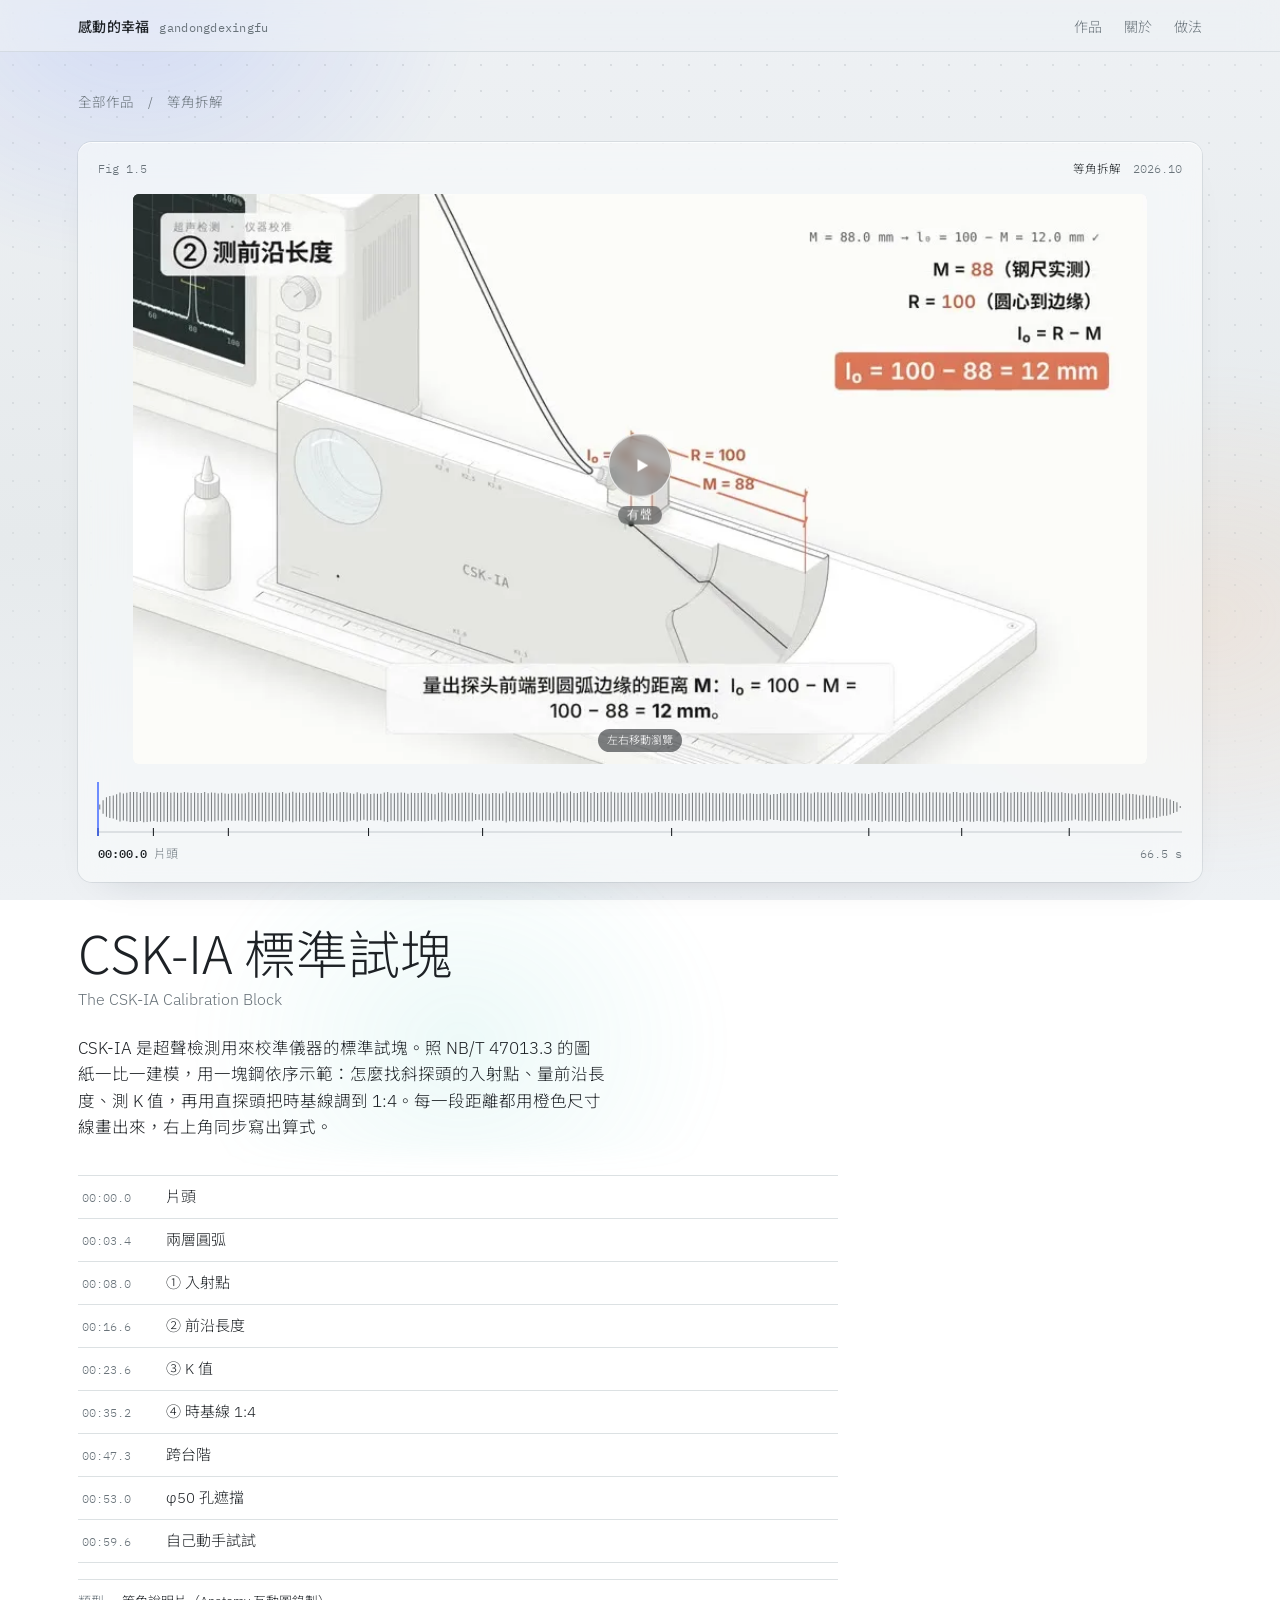
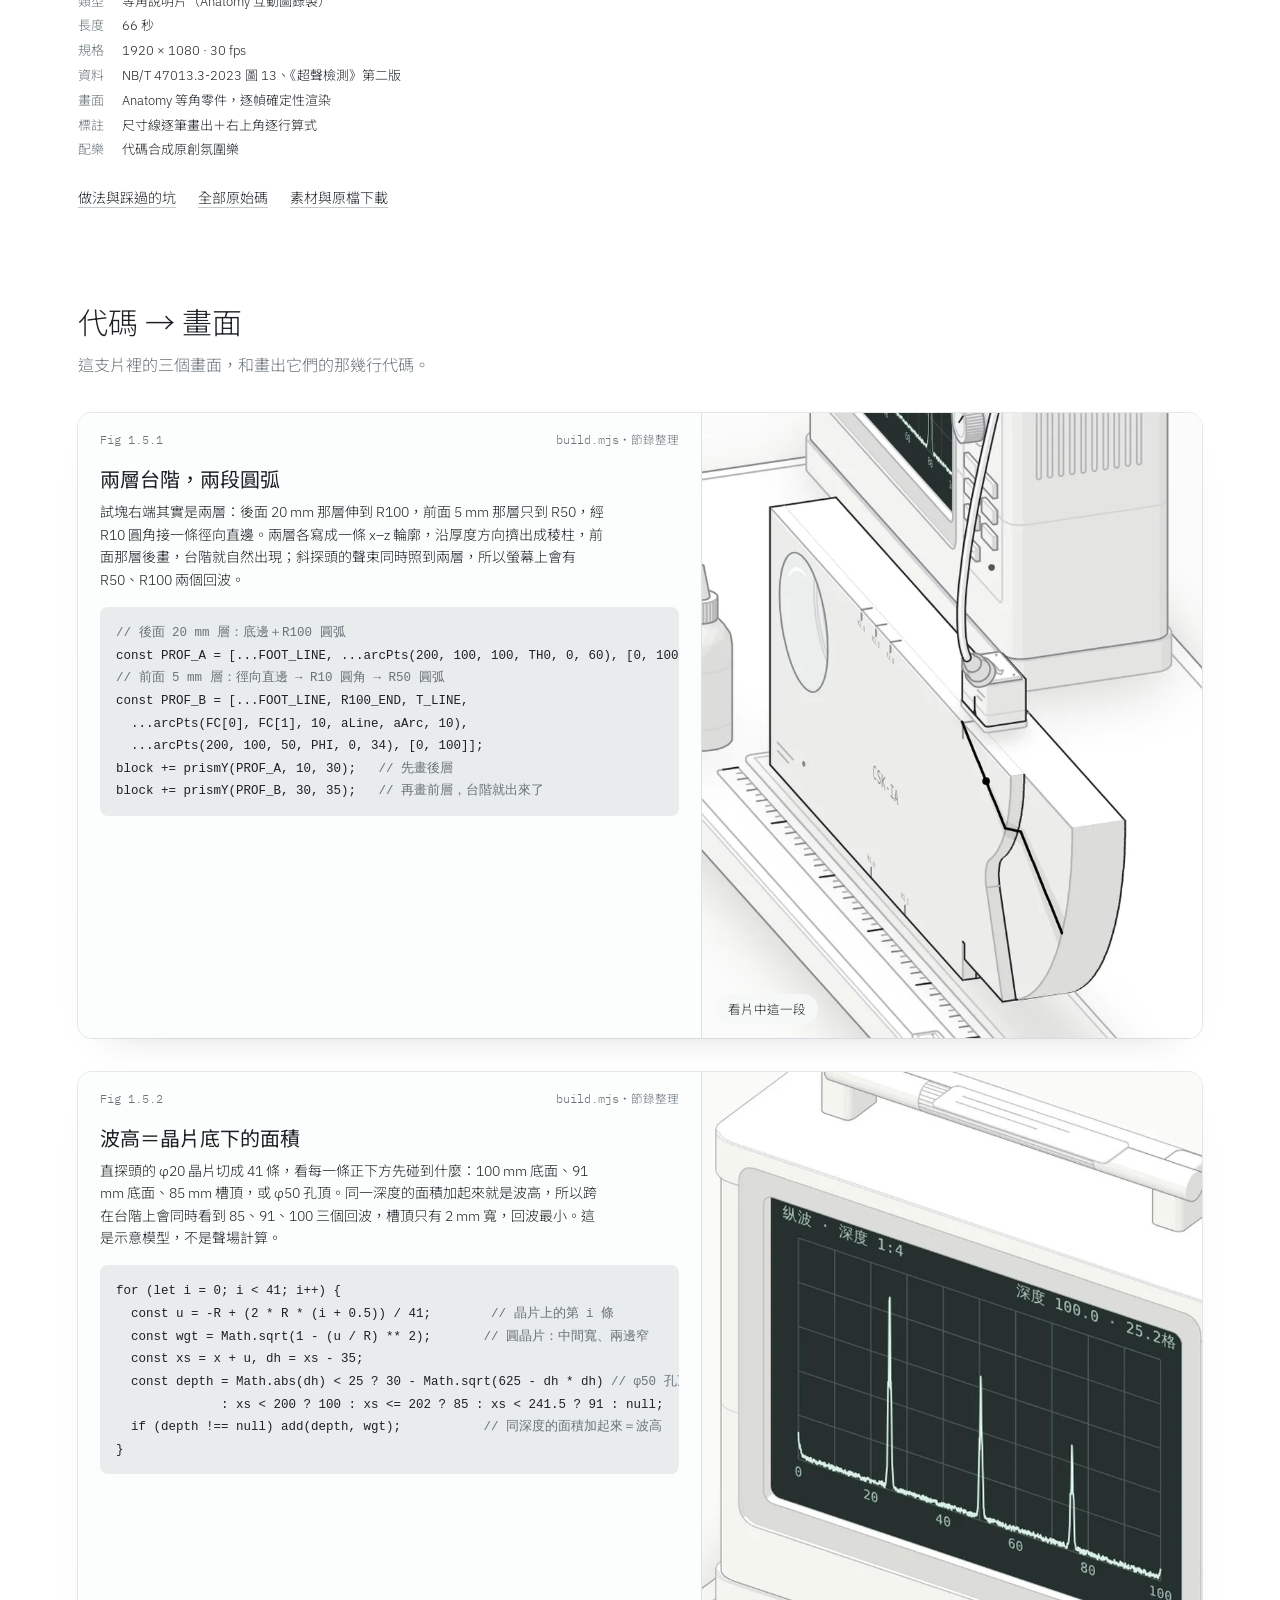
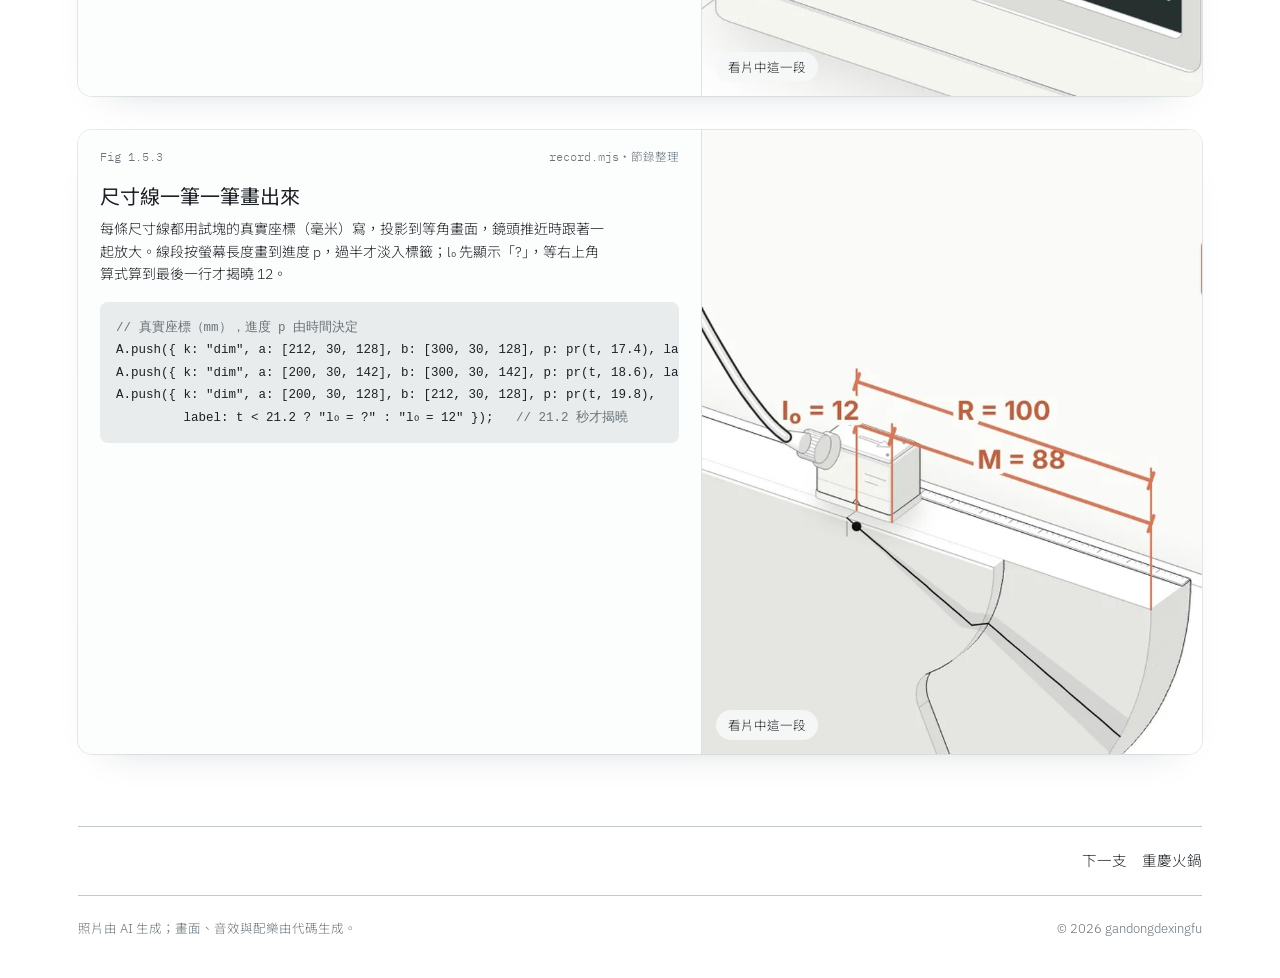
<file: works/csk-ia/index.html>
<!doctype html>
<html lang="zh-Hant">
<head>
<meta charset="utf-8">
<meta name="viewport" content="width=device-width, initial-scale=1">
<title>CSK-IA 標準試塊 · 感動的幸福</title>
<meta name="description" content="CSK-IA 是超聲檢測用來校準儀器的標準試塊。照 NB/T 47013.3 的圖紙一比一建模，用一塊鋼依序示範：怎麼找斜探頭的入射點、量前沿長度、測 K 值，再用直探頭把時基線調到 1:4。每一段距離都用橙色尺寸線畫出來，右上角同步寫出算式。">
<link rel="icon" href="../../favicon.svg" type="image/svg+xml">
<link rel="icon" href="../../favicon-32.png" sizes="32x32" type="image/png">
<link rel="apple-touch-icon" href="../../apple-touch-icon.png">
<meta name="theme-color" content="#E9ECEC">
<meta property="og:type" content="video.other">
<meta property="og:site_name" content="感動的幸福">
<meta property="og:title" content="CSK-IA 標準試塊 · 每一幀都由代碼畫成">
<meta property="og:description" content="CSK-IA 是超聲檢測用來校準儀器的標準試塊。照 NB/T 47013.3 的圖紙一比一建模，用一塊鋼依序示範：怎麼找斜探頭的入射點、量前沿長度、測 K 值，再用直探頭把時基線調到 1:4。每一段距離都用橙色尺寸線畫出來，右上角同步寫出算式。">
<meta property="og:url" content="https://gandongdexingfu.github.io/works/csk-ia/">
<meta property="og:image" content="https://gandongdexingfu.github.io/media/csk-ia.jpg">
<meta name="twitter:card" content="summary_large_image">
<link rel="preconnect" href="https://fonts.googleapis.com">
<link rel="preconnect" href="https://fonts.gstatic.com" crossorigin>
<link href="https://fonts.googleapis.com/css2?family=IBM+Plex+Mono:wght@400;500&family=IBM+Plex+Sans:wght@300;400;500&family=Noto+Sans+TC:wght@300;400;500&display=swap" rel="stylesheet">
<link rel="stylesheet" href="../../assets/site.css">
</head>
<body>
<div class="wrap">
  <header class="top">
    <a class="mark" href="../../">感動的幸福<span>gandongdexingfu</span></a>
    <nav class="top"><a href="../../#works">作品</a><a href="../../#about">關於</a><a href="https://github.com/gandongdexingfu/lemo-opuscar/tree/main/mine">做法</a></nav>
  </header>
  <div class="crumb"><a href="../../">全部作品</a>　/　<a href="../../?style=等角拆解">等角拆解</a></div>

  <section class="work wide">
    <article class="plate" id="player" data-id="csk-ia"></article>
    <div>
      <h1>CSK-IA 標準試塊</h1>
      <div class="en">The CSK-IA Calibration Block</div>
      <p class="lede">CSK-IA 是超聲檢測用來校準儀器的標準試塊。照 NB/T 47013.3 的圖紙一比一建模，用一塊鋼依序示範：怎麼找斜探頭的入射點、量前沿長度、測 K 值，再用直探頭把時基線調到 1:4。每一段距離都用橙色尺寸線畫出來，右上角同步寫出算式。</p>
      
      <ol class="chapters" aria-label="章節，點一下跳到那一段">
<li><button type="button" data-t="0"><span>00:00.0</span><span>片頭</span></button></li>
<li><button type="button" data-t="3.4"><span>00:03.4</span><span>兩層圓弧</span></button></li>
<li><button type="button" data-t="8.0"><span>00:08.0</span><span>① 入射點</span></button></li>
<li><button type="button" data-t="16.6"><span>00:16.6</span><span>② 前沿長度</span></button></li>
<li><button type="button" data-t="23.6"><span>00:23.6</span><span>③ K 值</span></button></li>
<li><button type="button" data-t="35.2"><span>00:35.2</span><span>④ 時基線 1:4</span></button></li>
<li><button type="button" data-t="47.3"><span>00:47.3</span><span>跨台階</span></button></li>
<li><button type="button" data-t="53.0"><span>00:53.0</span><span>φ50 孔遮擋</span></button></li>
<li><button type="button" data-t="59.6"><span>00:59.6</span><span>自己動手試試</span></button></li>
      </ol>
      <dl class="spec"><dt>類型</dt><dd>等角說明片（Anatomy 互動圖錄製）</dd><dt>長度</dt><dd>66 秒</dd><dt>規格</dt><dd>1920 × 1080 · 30 fps</dd><dt>資料</dt><dd>NB/T 47013.3-2023 圖 13、《超聲檢測》第二版</dd><dt>畫面</dt><dd>Anatomy 等角零件，逐幀確定性渲染</dd><dt>標註</dt><dd>尺寸線逐筆畫出＋右上角逐行算式</dd><dt>配樂</dt><dd>代碼合成原創氛圍樂</dd></dl>
      <div class="links"><a href="https://github.com/gandongdexingfu/lemo-opuscar/blob/main/mine/films/csk-ia/README.md">做法與踩過的坑</a><a href="https://github.com/gandongdexingfu/lemo-opuscar/tree/main/mine/films/csk-ia">全部原始碼</a><a href="https://github.com/gandongdexingfu/lemo-opuscar/tree/assets/csk-ia">素材與原檔下載</a></div>
    </div>
  </section>

  <section class="bts" aria-labelledby="bts-h">
    <h2 id="bts-h">代碼 → 畫面</h2>
    <p>這支片裡的三個畫面，和畫出它們的那幾行代碼。</p>
<article class="pair">
  <div class="code"><div class="head"><span>Fig 1.5.1</span><span>build.mjs・節錄整理</span></div>
    <h3>兩層台階，兩段圓弧</h3><p class="note">試塊右端其實是兩層：後面 20 mm 那層伸到 R100，前面 5 mm 那層只到 R50，經 R10 圓角接一條徑向直邊。兩層各寫成一條 x–z 輪廓，沿厚度方向擠出成稜柱，前面那層後畫，台階就自然出現；斜探頭的聲束同時照到兩層，所以螢幕上會有 R50、R100 兩個回波。</p>
    <pre><code><span class="cm">// 後面 20 mm 層：底邊＋R100 圓弧</span>
const PROF_A = [...FOOT_LINE, ...arcPts(200, 100, 100, TH0, 0, 60), [0, 100]];
<span class="cm">// 前面 5 mm 層：徑向直邊 → R10 圓角 → R50 圓弧</span>
const PROF_B = [...FOOT_LINE, R100_END, T_LINE,
  ...arcPts(FC[0], FC[1], 10, aLine, aArc, 10),
  ...arcPts(200, 100, 50, PHI, 0, 34), [0, 100]];
block += prismY(PROF_A, 10, 30);   <span class="cm">// 先畫後層</span>
block += prismY(PROF_B, 30, 35);   <span class="cm">// 再畫前層，台階就出來了</span></code></pre></div>
  <figure><img src="../../media/bts/csk-layers.webp" alt="兩層台階，兩段圓弧的畫面" loading="lazy" decoding="async"><button type="button" data-t="3.5">看片中這一段</button></figure>
</article>
<article class="pair">
  <div class="code"><div class="head"><span>Fig 1.5.2</span><span>build.mjs・節錄整理</span></div>
    <h3>波高＝晶片底下的面積</h3><p class="note">直探頭的 φ20 晶片切成 41 條，看每一條正下方先碰到什麼：100 mm 底面、91 mm 底面、85 mm 槽頂，或 φ50 孔頂。同一深度的面積加起來就是波高，所以跨在台階上會同時看到 85、91、100 三個回波，槽頂只有 2 mm 寬，回波最小。這是示意模型，不是聲場計算。</p>
    <pre><code>for (let i = 0; i &lt; 41; i++) {
  const u = -R + (2 * R * (i + 0.5)) / 41;        <span class="cm">// 晶片上的第 i 條</span>
  const wgt = Math.sqrt(1 - (u / R) ** 2);       <span class="cm">// 圓晶片：中間寬、兩邊窄</span>
  const xs = x + u, dh = xs - 35;
  const depth = Math.abs(dh) &lt; 25 ? 30 - Math.sqrt(625 - dh * dh) <span class="cm">// φ50 孔頂</span>
              : xs &lt; 200 ? 100 : xs &lt;= 202 ? 85 : xs &lt; 241.5 ? 91 : null;
  if (depth !== null) add(depth, wgt);           <span class="cm">// 同深度的面積加起來＝波高</span>
}</code></pre></div>
  <figure><img src="../../media/bts/csk-echo.webp" alt="波高＝晶片底下的面積的畫面" loading="lazy" decoding="async"><button type="button" data-t="41.7">看片中這一段</button></figure>
</article>
<article class="pair">
  <div class="code"><div class="head"><span>Fig 1.5.3</span><span>record.mjs・節錄整理</span></div>
    <h3>尺寸線一筆一筆畫出來</h3><p class="note">每條尺寸線都用試塊的真實座標（毫米）寫，投影到等角畫面，鏡頭推近時跟著一起放大。線段按螢幕長度畫到進度 p，過半才淡入標籤；l₀ 先顯示「?」，等右上角算式算到最後一行才揭曉 12。</p>
    <pre><code><span class="cm">// 真實座標（mm），進度 p 由時間決定</span>
A.push({ k: &quot;dim&quot;, a: [212, 30, 128], b: [300, 30, 128], p: pr(t, 17.4), label: &quot;M = 88&quot; });
A.push({ k: &quot;dim&quot;, a: [200, 30, 142], b: [300, 30, 142], p: pr(t, 18.6), label: &quot;R = 100&quot; });
A.push({ k: &quot;dim&quot;, a: [200, 30, 128], b: [212, 30, 128], p: pr(t, 19.8),
         label: t &lt; 21.2 ? &quot;l₀ = ?&quot; : &quot;l₀ = 12&quot; });   <span class="cm">// 21.2 秒才揭曉</span></code></pre></div>
  <figure><img src="../../media/bts/csk-dims.webp" alt="尺寸線一筆一筆畫出來的畫面" loading="lazy" decoding="async"><button type="button" data-t="17.4">看片中這一段</button></figure>
</article>
  </section>

  <nav class="next"><span></span><a href="../chongqing-hotpot/">下一支　重慶火鍋</a></nav>
  <footer id="about">
    <span>照片由 AI 生成；畫面、音效與配樂由代碼生成。</span>
    <span>© 2026 gandongdexingfu</span>
  </footer>
</div>
<script src="../../assets/site.js"></script>

<script>
SITE.load('../../').then(([WORKS, FP]) => {
  const host = document.getElementById('player'), w = WORKS.find(x => x.id === host.dataset.id);
  host.innerHTML = SITE.plateHTML(w, '../../', { link: false });
  const items = [...document.querySelectorAll('.chapters li')];
  let film = null, fig = null;
  film = SITE.mount(host, w, FP[w.id], { eager: true, onChapter: i => {
    items.forEach((li, j) => li.classList.toggle('on', i === j));
    if (fig && film && !film.video.paused) fig.point(w.chapters[i][1]); // 播放時，線稿圖跟著片子走
  } });
  const jump = (t, play) => { film.seek(+t); if (play) film.play(); };
  const fhost = document.getElementById('wfig');
  if (fhost && typeof FIG !== 'undefined') {
    fig = FIG.mount(fhost, w.figure.name, { rest: w.figure.rest });
    // 點圖上的一格／一盞燈：影片跳到那一段並播放
    fig.stage.addEventListener('click', () => {
      const m = /^\d+ · (.+)$/.exec(fig.text), c = m && w.chapters.find(([, name]) => name === m[1]);
      if (!c) return;
      if (host.getBoundingClientRect().top < 0 || host.getBoundingClientRect().bottom > innerHeight) host.scrollIntoView({ behavior: 'smooth', block: 'start' });
      jump(c[0], true);
    });
    film.video.addEventListener('pause', () => fig.point(null));
    // 圖上的播放鍵：和影片下方那顆同步，等於一支遙控器
    const mini = fhost.querySelector('.play.mini');
    const ICON = { play: '<svg viewBox="0 0 12 12" aria-hidden="true"><path d="M3 1.8v8.4L10.2 6z"/></svg>', pause: '<svg viewBox="0 0 12 12" aria-hidden="true"><path d="M2.6 1.8h2.4v8.4H2.6zM7 1.8h2.4v8.4H7z"/></svg>' };
    const sync = () => { const on = !film.video.paused; mini.innerHTML = on ? ICON.pause : ICON.play; mini.classList.toggle('on', on); mini.setAttribute('aria-label', on ? '暫停' : '播放（有聲）'); };
    sync(); film.video.addEventListener('play', sync); film.video.addEventListener('pause', sync);
    mini.addEventListener('click', () => film.toggle());
  }
  document.querySelectorAll('.chapters button').forEach(b => b.addEventListener('click', () => jump(b.dataset.t, !film.video.paused)));
  document.querySelectorAll('.pair figure button').forEach(b => b.addEventListener('click', () => { host.scrollIntoView({ behavior: 'smooth', block: 'start' }); jump(b.dataset.t, true); }));
});
</script>
</body>
</html>
</file>
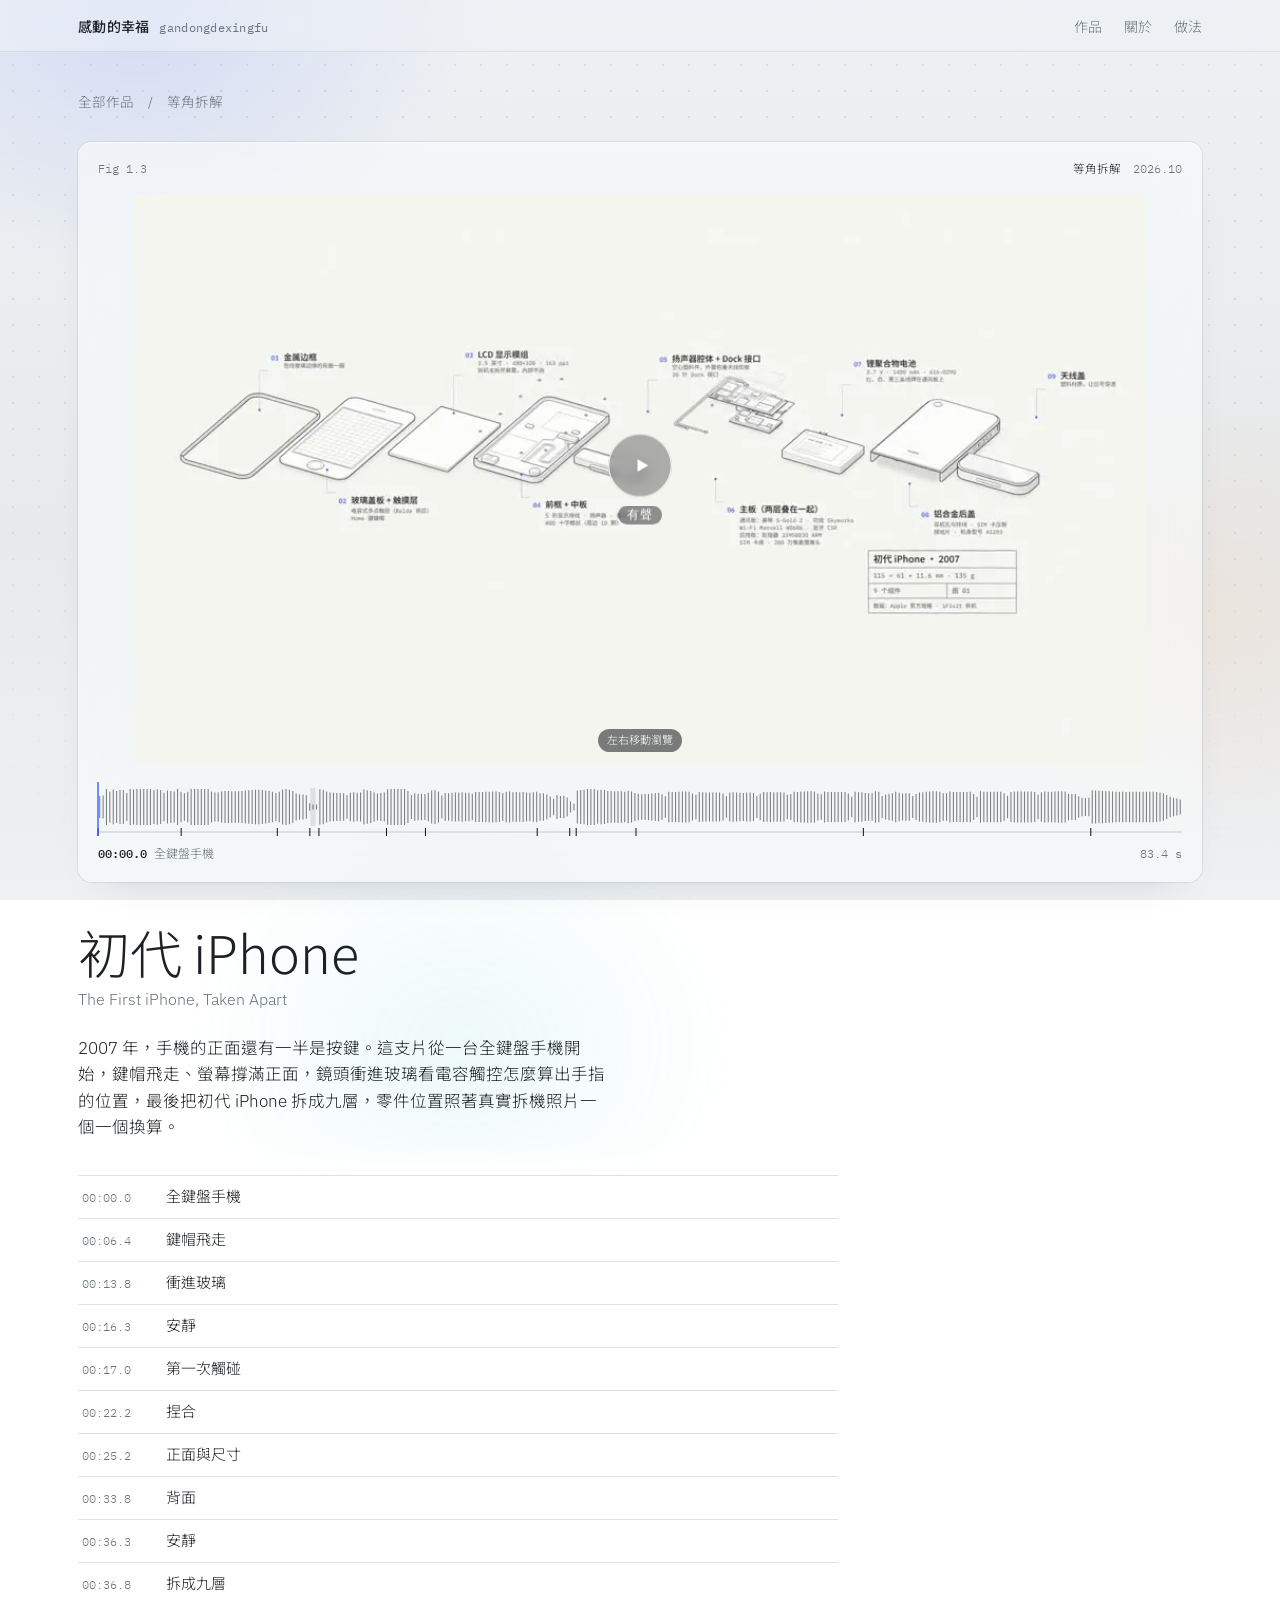
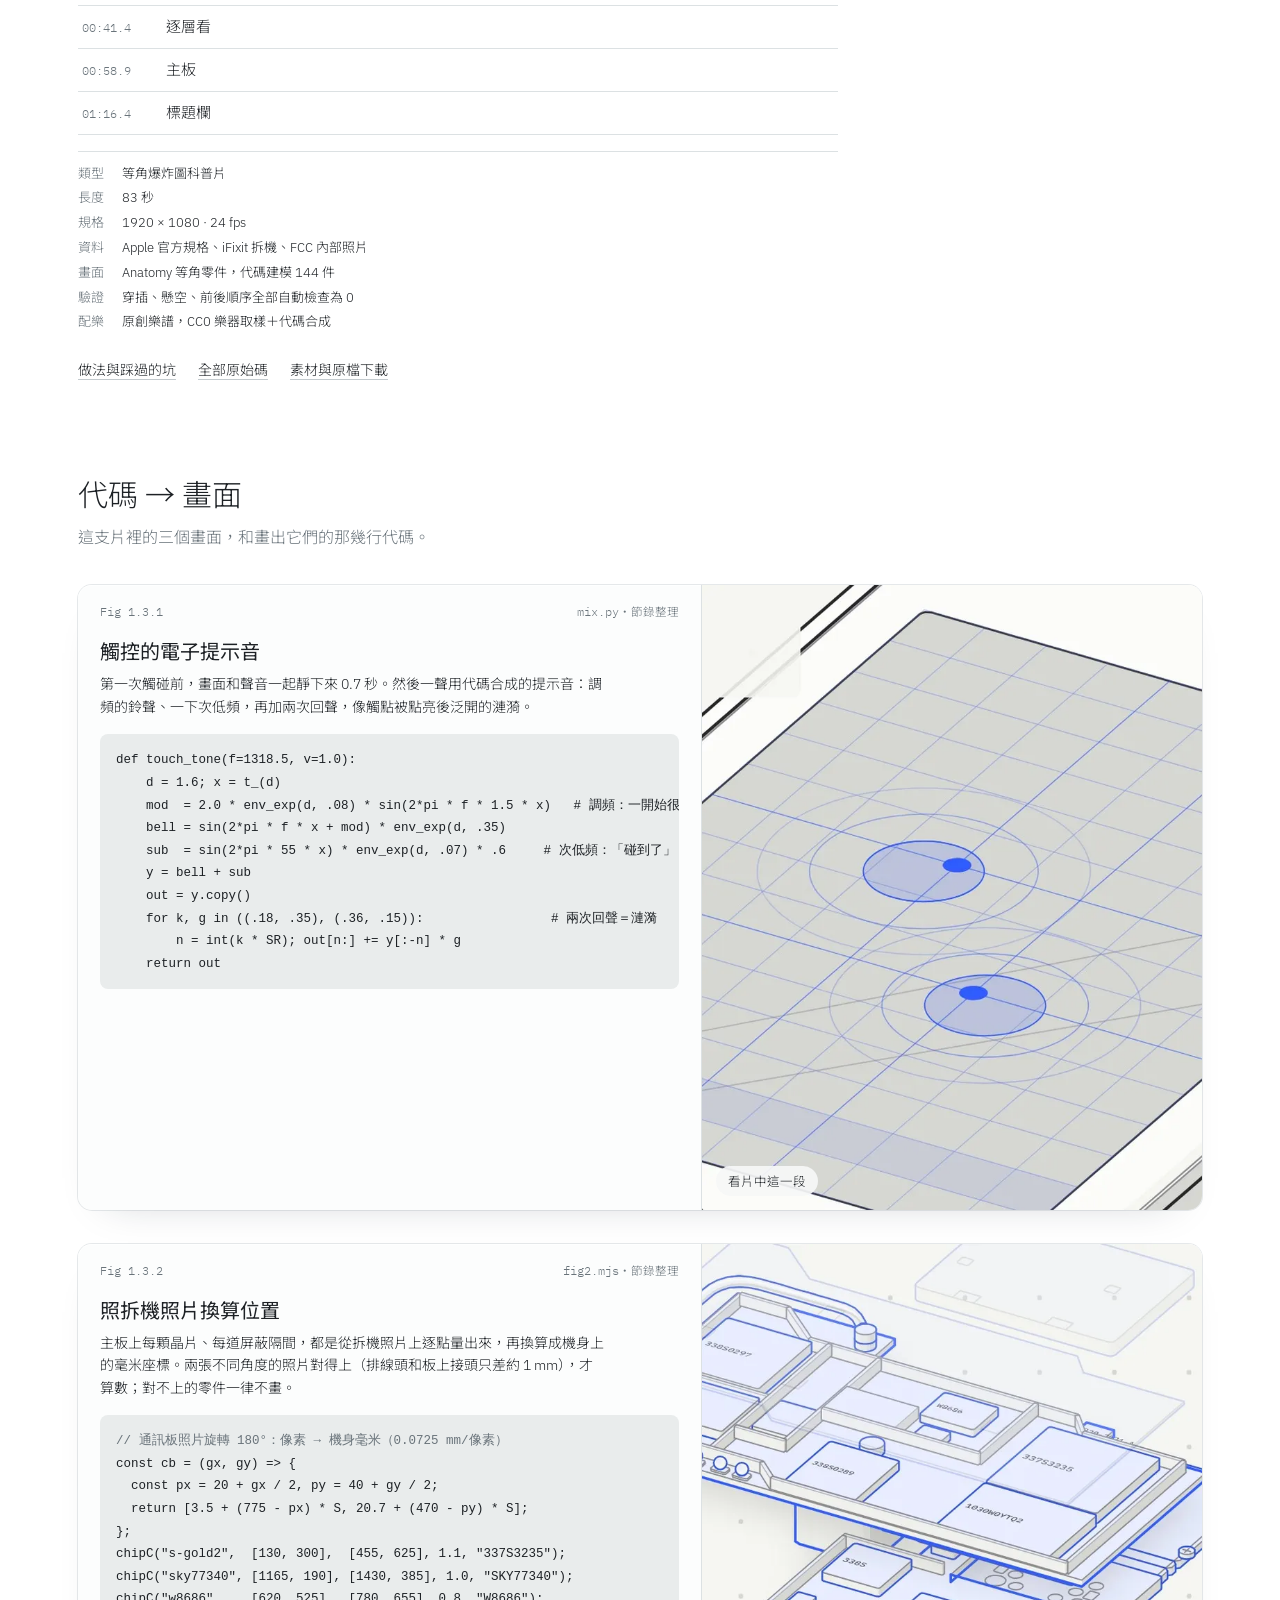
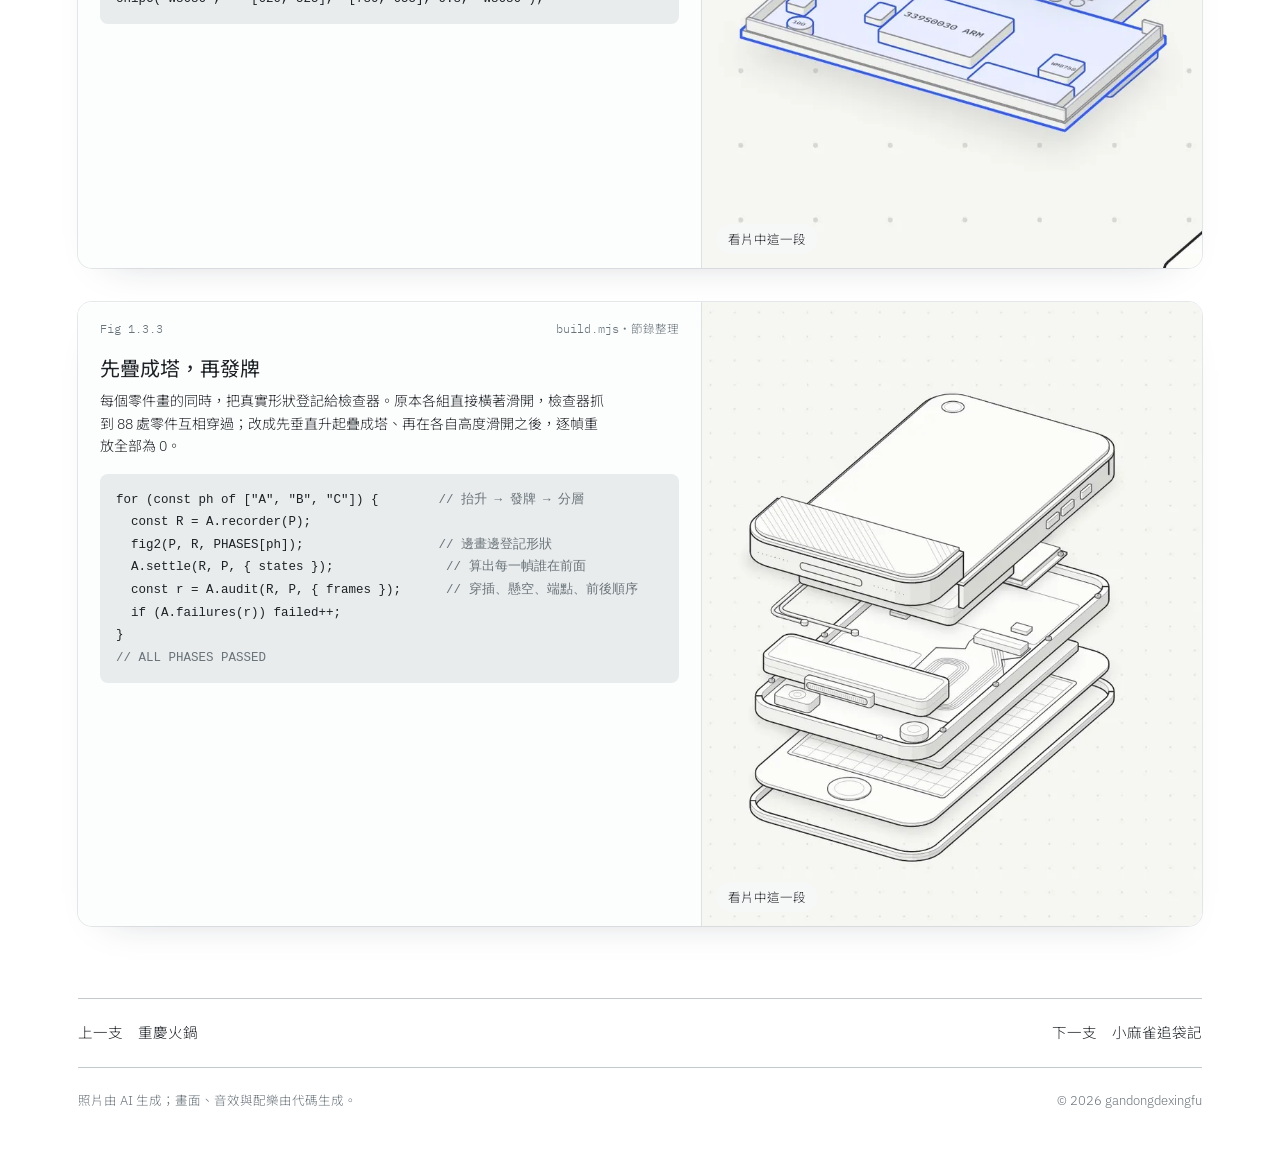
<file: works/iphone-2007/index.html>
<!doctype html>
<html lang="zh-Hant">
<head>
<meta charset="utf-8">
<meta name="viewport" content="width=device-width, initial-scale=1">
<title>初代 iPhone · 感動的幸福</title>
<meta name="description" content="2007 年，手機的正面還有一半是按鍵。這支片從一台全鍵盤手機開始，鍵帽飛走、螢幕撐滿正面，鏡頭衝進玻璃看電容觸控怎麼算出手指的位置，最後把初代 iPhone 拆成九層，零件位置照著真實拆機照片一個一個換算。">
<link rel="icon" href="../../favicon.svg" type="image/svg+xml">
<link rel="icon" href="../../favicon-32.png" sizes="32x32" type="image/png">
<link rel="apple-touch-icon" href="../../apple-touch-icon.png">
<meta name="theme-color" content="#E9ECEC">
<meta property="og:type" content="video.other">
<meta property="og:site_name" content="感動的幸福">
<meta property="og:title" content="初代 iPhone · 每一幀都由代碼畫成">
<meta property="og:description" content="2007 年，手機的正面還有一半是按鍵。這支片從一台全鍵盤手機開始，鍵帽飛走、螢幕撐滿正面，鏡頭衝進玻璃看電容觸控怎麼算出手指的位置，最後把初代 iPhone 拆成九層，零件位置照著真實拆機照片一個一個換算。">
<meta property="og:url" content="https://gandongdexingfu.github.io/works/iphone-2007/">
<meta property="og:image" content="https://gandongdexingfu.github.io/media/iphone-2007.jpg">
<meta name="twitter:card" content="summary_large_image">
<link rel="preconnect" href="https://fonts.googleapis.com">
<link rel="preconnect" href="https://fonts.gstatic.com" crossorigin>
<link href="https://fonts.googleapis.com/css2?family=IBM+Plex+Mono:wght@400;500&family=IBM+Plex+Sans:wght@300;400;500&family=Noto+Sans+TC:wght@300;400;500&display=swap" rel="stylesheet">
<link rel="stylesheet" href="../../assets/site.css">
</head>
<body>
<div class="wrap">
  <header class="top">
    <a class="mark" href="../../">感動的幸福<span>gandongdexingfu</span></a>
    <nav class="top"><a href="../../#works">作品</a><a href="../../#about">關於</a><a href="https://github.com/gandongdexingfu/lemo-opuscar/tree/main/mine">做法</a></nav>
  </header>
  <div class="crumb"><a href="../../">全部作品</a>　/　<a href="../../?style=等角拆解">等角拆解</a></div>

  <section class="work wide">
    <article class="plate" id="player" data-id="iphone-2007"></article>
    <div>
      <h1>初代 iPhone</h1>
      <div class="en">The First iPhone, Taken Apart</div>
      <p class="lede">2007 年，手機的正面還有一半是按鍵。這支片從一台全鍵盤手機開始，鍵帽飛走、螢幕撐滿正面，鏡頭衝進玻璃看電容觸控怎麼算出手指的位置，最後把初代 iPhone 拆成九層，零件位置照著真實拆機照片一個一個換算。</p>
      
      <ol class="chapters" aria-label="章節，點一下跳到那一段">
<li><button type="button" data-t="0"><span>00:00.0</span><span>全鍵盤手機</span></button></li>
<li><button type="button" data-t="6.4"><span>00:06.4</span><span>鍵帽飛走</span></button></li>
<li><button type="button" data-t="13.8"><span>00:13.8</span><span>衝進玻璃</span></button></li>
<li><button type="button" data-t="16.3"><span>00:16.3</span><span>安靜</span></button></li>
<li><button type="button" data-t="17.0"><span>00:17.0</span><span>第一次觸碰</span></button></li>
<li><button type="button" data-t="22.2"><span>00:22.2</span><span>捏合</span></button></li>
<li><button type="button" data-t="25.2"><span>00:25.2</span><span>正面與尺寸</span></button></li>
<li><button type="button" data-t="33.8"><span>00:33.8</span><span>背面</span></button></li>
<li><button type="button" data-t="36.3"><span>00:36.3</span><span>安靜</span></button></li>
<li><button type="button" data-t="36.8"><span>00:36.8</span><span>拆成九層</span></button></li>
<li><button type="button" data-t="41.4"><span>00:41.4</span><span>逐層看</span></button></li>
<li><button type="button" data-t="58.9"><span>00:58.9</span><span>主板</span></button></li>
<li><button type="button" data-t="76.4"><span>01:16.4</span><span>標題欄</span></button></li>
      </ol>
      <dl class="spec"><dt>類型</dt><dd>等角爆炸圖科普片</dd><dt>長度</dt><dd>83 秒</dd><dt>規格</dt><dd>1920 × 1080 · 24 fps</dd><dt>資料</dt><dd>Apple 官方規格、iFixit 拆機、FCC 內部照片</dd><dt>畫面</dt><dd>Anatomy 等角零件，代碼建模 144 件</dd><dt>驗證</dt><dd>穿插、懸空、前後順序全部自動檢查為 0</dd><dt>配樂</dt><dd>原創樂譜，CC0 樂器取樣＋代碼合成</dd></dl>
      <div class="links"><a href="https://github.com/gandongdexingfu/lemo-opuscar/blob/main/mine/films/iphone-evolution/TREATMENT.md">做法與踩過的坑</a><a href="https://github.com/gandongdexingfu/lemo-opuscar/tree/main/mine/films/iphone-evolution">全部原始碼</a><a href="https://github.com/gandongdexingfu/lemo-opuscar/releases/tag/iphone-2007-v1">素材與原檔下載</a></div>
    </div>
  </section>

  <section class="bts" aria-labelledby="bts-h">
    <h2 id="bts-h">代碼 → 畫面</h2>
    <p>這支片裡的三個畫面，和畫出它們的那幾行代碼。</p>
<article class="pair">
  <div class="code"><div class="head"><span>Fig 1.3.1</span><span>mix.py・節錄整理</span></div>
    <h3>觸控的電子提示音</h3><p class="note">第一次觸碰前，畫面和聲音一起靜下來 0.7 秒。然後一聲用代碼合成的提示音：調頻的鈴聲、一下次低頻，再加兩次回聲，像觸點被點亮後泛開的漣漪。</p>
    <pre><code>def touch_tone(f=1318.5, v=1.0):
    d = 1.6; x = t_(d)
    mod  = 2.0 * env_exp(d, .08) * sin(2*pi * f * 1.5 * x)   # 調頻：一開始很亮
    bell = sin(2*pi * f * x + mod) * env_exp(d, .35)
    sub  = sin(2*pi * 55 * x) * env_exp(d, .07) * .6     # 次低頻：「碰到了」
    y = bell + sub
    out = y.copy()
    for k, g in ((.18, .35), (.36, .15)):                 # 兩次回聲＝漣漪
        n = int(k * SR); out[n:] += y[:-n] * g
    return out</code></pre></div>
  <figure><img src="../../media/bts/ip-touch.webp" alt="觸控的電子提示音的畫面" loading="lazy" decoding="async"><button type="button" data-t="17.0">看片中這一段</button></figure>
</article>
<article class="pair">
  <div class="code"><div class="head"><span>Fig 1.3.2</span><span>fig2.mjs・節錄整理</span></div>
    <h3>照拆機照片換算位置</h3><p class="note">主板上每顆晶片、每道屏蔽隔間，都是從拆機照片上逐點量出來，再換算成機身上的毫米座標。兩張不同角度的照片對得上（排線頭和板上接頭只差約 1 mm），才算數；對不上的零件一律不畫。</p>
    <pre><code><span class="cm">// 通訊板照片旋轉 180°：像素 → 機身毫米（0.0725 mm/像素）</span>
const cb = (gx, gy) =&gt; {
  const px = 20 + gx / 2, py = 40 + gy / 2;
  return [3.5 + (775 - px) * S, 20.7 + (470 - py) * S];
};
chipC(&quot;s-gold2&quot;,  [130, 300],  [455, 625], 1.1, &quot;337S3235&quot;);
chipC(&quot;sky77340&quot;, [1165, 190], [1430, 385], 1.0, &quot;SKY77340&quot;);
chipC(&quot;w8686&quot;,    [620, 525],  [780, 655], 0.8, &quot;W8686&quot;);</code></pre></div>
  <figure><img src="../../media/bts/ip-board.webp" alt="照拆機照片換算位置的畫面" loading="lazy" decoding="async"><button type="button" data-t="58.9">看片中這一段</button></figure>
</article>
<article class="pair">
  <div class="code"><div class="head"><span>Fig 1.3.3</span><span>build.mjs・節錄整理</span></div>
    <h3>先疊成塔，再發牌</h3><p class="note">每個零件畫的同時，把真實形狀登記給檢查器。原本各組直接橫著滑開，檢查器抓到 88 處零件互相穿過；改成先垂直升起疊成塔、再在各自高度滑開之後，逐幀重放全部為 0。</p>
    <pre><code>for (const ph of [&quot;A&quot;, &quot;B&quot;, &quot;C&quot;]) {        <span class="cm">// 抬升 → 發牌 → 分層</span>
  const R = A.recorder(P);
  fig2(P, R, PHASES[ph]);                  <span class="cm">// 邊畫邊登記形狀</span>
  A.settle(R, P, { states });               <span class="cm">// 算出每一幀誰在前面</span>
  const r = A.audit(R, P, { frames });      <span class="cm">// 穿插、懸空、端點、前後順序</span>
  if (A.failures(r)) failed++;
}
<span class="cm">// ALL PHASES PASSED</span></code></pre></div>
  <figure><img src="../../media/bts/ip-tower.webp" alt="先疊成塔，再發牌的畫面" loading="lazy" decoding="async"><button type="button" data-t="36.8">看片中這一段</button></figure>
</article>
  </section>

  <nav class="next"><a href="../chongqing-hotpot/">上一支　重慶火鍋</a><a href="../taiwan-sparrow/">下一支　小麻雀追袋記</a></nav>
  <footer id="about">
    <span>照片由 AI 生成；畫面、音效與配樂由代碼生成。</span>
    <span>© 2026 gandongdexingfu</span>
  </footer>
</div>
<script src="../../assets/site.js"></script>

<script>
SITE.load('../../').then(([WORKS, FP]) => {
  const host = document.getElementById('player'), w = WORKS.find(x => x.id === host.dataset.id);
  host.innerHTML = SITE.plateHTML(w, '../../', { link: false });
  const items = [...document.querySelectorAll('.chapters li')];
  let film = null, fig = null;
  film = SITE.mount(host, w, FP[w.id], { eager: true, onChapter: i => {
    items.forEach((li, j) => li.classList.toggle('on', i === j));
    if (fig && film && !film.video.paused) fig.point(w.chapters[i][1]); // 播放時，線稿圖跟著片子走
  } });
  const jump = (t, play) => { film.seek(+t); if (play) film.play(); };
  const fhost = document.getElementById('wfig');
  if (fhost && typeof FIG !== 'undefined') {
    fig = FIG.mount(fhost, w.figure.name, { rest: w.figure.rest });
    // 點圖上的一格／一盞燈：影片跳到那一段並播放
    fig.stage.addEventListener('click', () => {
      const m = /^\d+ · (.+)$/.exec(fig.text), c = m && w.chapters.find(([, name]) => name === m[1]);
      if (!c) return;
      if (host.getBoundingClientRect().top < 0 || host.getBoundingClientRect().bottom > innerHeight) host.scrollIntoView({ behavior: 'smooth', block: 'start' });
      jump(c[0], true);
    });
    film.video.addEventListener('pause', () => fig.point(null));
    // 圖上的播放鍵：和影片下方那顆同步，等於一支遙控器
    const mini = fhost.querySelector('.play.mini');
    const ICON = { play: '<svg viewBox="0 0 12 12" aria-hidden="true"><path d="M3 1.8v8.4L10.2 6z"/></svg>', pause: '<svg viewBox="0 0 12 12" aria-hidden="true"><path d="M2.6 1.8h2.4v8.4H2.6zM7 1.8h2.4v8.4H7z"/></svg>' };
    const sync = () => { const on = !film.video.paused; mini.innerHTML = on ? ICON.pause : ICON.play; mini.classList.toggle('on', on); mini.setAttribute('aria-label', on ? '暫停' : '播放（有聲）'); };
    sync(); film.video.addEventListener('play', sync); film.video.addEventListener('pause', sync);
    mini.addEventListener('click', () => film.toggle());
  }
  document.querySelectorAll('.chapters button').forEach(b => b.addEventListener('click', () => jump(b.dataset.t, !film.video.paused)));
  document.querySelectorAll('.pair figure button').forEach(b => b.addEventListener('click', () => { host.scrollIntoView({ behavior: 'smooth', block: 'start' }); jump(b.dataset.t, true); }));
});
</script>
</body>
</html>
</file>
<file: assets/site.css>
:root {
  --page: #E9ECEC;
  --plate: #F7F8F8;
  --ink: #1D2125;
  --dim: #69737A;
  --line: #C3CACE;
  --faint: #DCE1E3;
  --signal: #2F5BFF;
  --edge: #98A1A7;
  --sans: "IBM Plex Sans", "Noto Sans TC", system-ui, sans-serif;
  --mono: "IBM Plex Mono", "Noto Sans TC", ui-monospace, monospace;
}
@media (prefers-color-scheme: dark) {
  :root:not([data-theme="light"]) { --page: #15191C; --plate: #1C2126; --ink: #E6EAEC; --dim: #8D979E; --line: #3A434A; --faint: #283037; --signal: #7C98FF; --edge: #5E686F; }
}
:root[data-theme="dark"] { --page: #15191C; --plate: #1C2126; --ink: #E6EAEC; --dim: #8D979E; --line: #3A434A; --faint: #283037; --signal: #7C98FF; --edge: #5E686F; }

* { box-sizing: border-box; }
html { -webkit-text-size-adjust: 100%; }
body { margin: 0; background: var(--page); color: var(--ink); font-family: var(--sans); font-weight: 300; line-height: 1.6; }
a { color: inherit; }
:focus-visible { outline: 1.5px solid var(--signal); outline-offset: 3px; border-radius: 4px; }

.wrap { max-width: 1180px; margin: 0 auto; padding: 0 28px; }
header.top { display: flex; justify-content: space-between; align-items: baseline; padding: 26px 0 0; font-size: 14px; }
.mark { font-weight: 500; letter-spacing: .02em; text-decoration: none; }
.mark span { color: var(--dim); font-family: var(--mono); font-size: 12px; margin-left: 10px; font-weight: 400; }
nav.top a { text-decoration: none; color: var(--dim); margin-left: 22px; }
nav.top a:hover { color: var(--ink); }

.intro { padding: 72px 0 64px; display: grid; grid-template-columns: minmax(0, 1fr) minmax(0, 500px); gap: 56px; align-items: center; }
.intro-text { max-width: 640px; }
.intro h1 { font-family: "Noto Sans TC", var(--sans); font-weight: 300; font-size: clamp(34px, 5.2vw, 60px); line-height: 1.18; letter-spacing: .01em; margin: 0; }
.intro p { margin: 22px 0 0; color: var(--dim); font-size: 16px; max-width: 34em; }
.intro p .en { display: block; font-family: var(--mono); font-size: 12.5px; margin-top: 6px; }

.filters { display: flex; flex-wrap: wrap; gap: 8px 22px; padding: 0 0 22px; font-size: 14px; }
.filters button { font: inherit; background: none; border: 0; padding: 4px 0; color: var(--dim); cursor: pointer; border-bottom: 1.5px solid transparent; }
.filters button:hover { color: var(--ink); }
.filters button[aria-pressed="true"] { color: var(--ink); border-bottom-color: var(--signal); }
.filters button span { font-family: var(--mono); font-size: 11.5px; margin-left: 5px; color: var(--dim); }
.plate[hidden] { display: none; }
.style-tag { color: var(--ink); }
.works { display: grid; grid-template-columns: repeat(2, minmax(0, 1fr)); gap: 28px; padding-bottom: 96px; }
.plate { background: var(--plate); border-radius: 14px; padding: 18px 20px 16px; box-shadow: 0 0 0 1px var(--faint); display: flex; flex-direction: column; }
.plate-head, .plate-foot { display: flex; justify-content: space-between; font-family: var(--mono); font-size: 11.5px; color: var(--dim); }
.stage { position: relative; margin: 16px auto 0; width: min(100%, 300px); aspect-ratio: var(--ar, 9 / 16); border-radius: 6px; overflow: hidden; background: var(--faint); cursor: ew-resize; }
.stage video, .stage img { position: absolute; inset: 0; width: 100%; height: 100%; object-fit: cover; display: block; }
.stage .hint { position: absolute; left: 50%; bottom: 12px; transform: translateX(-50%); font-family: var(--mono); font-size: 11px; color: #fff; background: rgba(20,24,28,.55); padding: 3px 9px; border-radius: 999px; pointer-events: none; transition: opacity .3s; white-space: nowrap; }
.stage:hover .hint, .stage.scrubbing .hint { opacity: 0; }

.title { margin: 20px 0 0; }
.title h2 { font-family: "Noto Sans TC", var(--sans); font-weight: 400; font-size: 24px; margin: 0; letter-spacing: .02em; }
.title .en { font-size: 14px; color: var(--dim); margin-top: 2px; }
.title p { font-size: 14.5px; margin: 10px 0 0; max-width: 32em; }

/* 指紋：音量波形＋章節刻度＋安靜段；游標位置＝畫面位置 */
.print { position: relative; margin-top: 18px; height: 54px; cursor: ew-resize; touch-action: pan-y; }
.print svg { position: absolute; inset: 0; width: 100%; height: 100%; overflow: visible; }
.print .lv { stroke: var(--ink); stroke-width: 1; opacity: .55; }
.print .tick { stroke: var(--ink); stroke-width: 1; }
.print .sil { fill: var(--faint); }
.print .base { stroke: var(--line); stroke-width: 1; }
.print .head { stroke: var(--signal); stroke-width: 1.25; }
.print .chap.on { opacity: 1; }
.readout { margin-top: 8px; font-family: var(--mono); font-size: 12px; display: flex; justify-content: space-between; color: var(--dim); }
.readout b { font-weight: 500; color: var(--ink); }

.actions { margin-top: 14px; display: flex; gap: 18px; font-size: 13.5px; }
.actions button, .actions a { font: inherit; background: none; border: 0; padding: 0; color: var(--ink); cursor: pointer; text-decoration: underline; text-decoration-color: var(--line); text-underline-offset: 4px; }
.actions button:hover, .actions a:hover { text-decoration-color: var(--signal); }

.spec { margin: 16px 0 0; padding: 12px 0 0; border-top: 1px solid var(--faint); display: grid; grid-template-columns: max-content 1fr; gap: 4px 18px; font-size: 13px; }
.spec dt { color: var(--dim); }
.spec dd { margin: 0; }

footer { border-top: 1px solid var(--line); padding: 22px 0 40px; font-size: 12.5px; color: var(--dim); display: flex; justify-content: space-between; gap: 20px; flex-wrap: wrap; }

@media (max-width: 760px) {
  .wrap { padding: 0 16px; }
  .intro { padding: 56px 0 40px; }
  .works { grid-template-columns: 1fr; gap: 20px; }
  .stage { width: min(100%, 320px); }
  nav.top a { margin-left: 14px; }
  .mark span { display: none; }
}
@media (prefers-reduced-motion: reduce) { * { transition: none !important; } }

.title h2 a { text-decoration: none; }
.title h2 a:hover { text-decoration: underline; text-decoration-color: var(--signal); text-underline-offset: 5px; text-decoration-thickness: 1.5px; }

/* —— 作品頁 —— */
.crumb { padding: 40px 0 0; font-size: 13.5px; color: var(--dim); }
.crumb a { color: var(--dim); text-decoration: none; }
.crumb a:hover { color: var(--ink); }
.work { display: grid; grid-template-columns: minmax(0, 400px) minmax(0, 1fr); gap: 56px; padding: 28px 0 80px; align-items: start; }
.work .plate { position: sticky; top: 20px; }
/* 影片按螢幕高度縮放：整塊（影片＋指紋＋播放鍵）永遠裝得進一個螢幕，播放鍵一打開就看得到 */
.work .stage { width: auto; height: clamp(340px, calc(100vh - 300px), 640px); height: clamp(340px, calc(100svh - 300px), 640px); max-width: 100%; }
.work h1 { font-family: "Noto Sans TC", var(--sans); font-weight: 300; font-size: clamp(34px, 4.4vw, 52px); line-height: 1.15; margin: 0; }
.work .en { color: var(--dim); margin-top: 6px; }
.work .lede { font-size: 16.5px; margin: 22px 0 0; max-width: 32em; }
.chapters { list-style: none; margin: 34px 0 0; padding: 0; border-top: 1px solid var(--faint); }
.chapters li { border-bottom: 1px solid var(--faint); }
.chapters button { width: 100%; display: grid; grid-template-columns: 72px 1fr; gap: 12px; text-align: left; font: inherit; font-size: 15px; color: var(--ink); background: none; border: 0; padding: 9px 4px; cursor: pointer; }
.chapters button span:first-child { font-family: var(--mono); font-size: 12px; color: var(--dim); padding-top: 3px; }
.chapters button:hover { background: var(--plate); }
.chapters li.on button { color: var(--signal); }
.chapters li.on button span:first-child { color: var(--signal); }
.links { margin-top: 26px; display: flex; flex-wrap: wrap; gap: 8px 22px; font-size: 14px; }
.links a { text-decoration: underline; text-decoration-color: var(--line); text-underline-offset: 4px; }
.links a:hover { text-decoration-color: var(--signal); }

.bts { padding: 8px 0 72px; }
.bts > h2 { font-family: "Noto Sans TC", var(--sans); font-weight: 300; font-size: 30px; margin: 0; }
.bts > p { color: var(--dim); margin: 8px 0 0; max-width: 40em; }
.pair { display: grid; grid-template-columns: minmax(0, 1.25fr) minmax(0, 1fr); gap: 0; margin-top: 34px; background: var(--plate); border-radius: 14px; box-shadow: 0 0 0 1px var(--faint); overflow: hidden; }
.pair .code { padding: 18px 22px 20px; border-right: 1px solid var(--faint); min-width: 0; }
.pair .head { display: flex; justify-content: space-between; font-family: var(--mono); font-size: 11.5px; color: var(--dim); }
.pair h3 { font-family: "Noto Sans TC", var(--sans); font-weight: 400; font-size: 20px; margin: 14px 0 0; }
.pair .note { font-size: 14px; margin: 6px 0 0; max-width: 36em; }
.pair pre { margin: 16px 0 0; padding: 14px 16px; background: var(--page); border-radius: 8px; overflow-x: auto; font-family: var(--mono); font-size: 12.5px; line-height: 1.65; color: var(--ink); tab-size: 2; }
.pair pre .cm { color: var(--dim); }
.pair figure { margin: 0; position: relative; background: var(--faint); }
.pair figure img { display: block; width: 100%; height: 100%; object-fit: cover; aspect-ratio: 4 / 5; }
.pair figure button { position: absolute; left: 14px; bottom: 14px; font: inherit; font-size: 12.5px; background: rgba(247,248,248,.92); color: #1D2125; border: 0; border-radius: 999px; padding: 5px 12px; cursor: pointer; }
.pair figure button:hover { background: #fff; }
.next { display: flex; justify-content: space-between; gap: 16px; padding: 22px 0; border-top: 1px solid var(--line); font-size: 14.5px; }
.next a { text-decoration: none; }
.next a:hover { color: var(--signal); }

@media (max-width: 860px) {
  .work { grid-template-columns: 1fr; gap: 28px; }
  .work .plate { position: static; }
  .work .stage { width: min(100%, 340px); }
  .work.square .stage, .work.wide .stage { width: 100%; height: auto; }
  .pair { grid-template-columns: 1fr; }
  .pair .code { border-right: 0; border-bottom: 1px solid var(--faint); }
  .pair figure img { aspect-ratio: 4 / 3; }
}

/* 關於 */
/* 關於：三欄 —— 標籤｜一段自我介紹（主角）｜聯絡方式一列一列排，頂端對齊，左右平衡 */
.about { border-top: 1px solid var(--line); margin-top: 56px; padding: 44px 0 52px; display: grid; grid-template-columns: 160px minmax(0, 1.35fr) minmax(0, 1fr); gap: 24px 56px; align-items: start; }
.about h2 { font-family: var(--mono); font-weight: 400; font-size: 12.5px; color: var(--dim); margin: 6px 0 0; letter-spacing: .04em; }
/* 一句主句＋一句補充＋一行英文：三個層次，字級差一點點就好，靠顏色和留白分主次 */
.about-body { max-width: 31em; }
.about-body p { margin: 0; font-family: "Noto Sans TC", var(--sans); font-weight: 300; font-size: 15px; line-height: 1.9; letter-spacing: .02em; color: var(--dim); }
.about-body p { text-wrap: pretty; }
.about-body .nb { white-space: nowrap; } /* 不讓「開。」一個字掉到下一行 */
.about-body p.lead { font-size: 16.5px; line-height: 1.7; color: var(--ink); font-weight: 400; margin-bottom: 6px; }
.about-body .en { font-family: var(--mono); font-size: 12px; line-height: 1.7; letter-spacing: 0; margin-top: 16px; opacity: .85; }
.contact { margin: 4px 0 0; font-size: 14px; border-top: 1px solid var(--faint); }
.contact > div { display: grid; grid-template-columns: 7.5em 1fr; gap: 4px 16px; padding: 13px 0; border-bottom: 1px solid var(--faint); align-items: baseline; }
.contact dt { color: var(--dim); font-size: 12.5px; }
.contact dd { margin: 0; display: flex; flex-direction: column; gap: 3px; align-items: flex-start; }
.contact a, .contact button.mail { font: inherit; color: var(--ink); background: none; border: 0; padding: 0 0 1px; cursor: pointer; text-decoration: none; border-bottom: 1.5px solid var(--signal); }
.contact a:hover, .contact button.mail:hover { color: var(--signal); }
.contact .mail-out, .contact .note { font-size: 12px; color: var(--dim); }
.contact .mail-out { font-family: var(--mono); }
.contact .mail-out:empty { display: none; }
@media (max-width: 900px) { .about { grid-template-columns: 1fr; gap: 18px; } }

/* hairline 線稿圖：引擎的五種線色換成網站的色票，唯一的亮線是訊號藍 */
[data-hairline] { --hairline-plate: var(--plate); --hairline-hi: var(--signal); --hairline-edge: var(--edge); --hairline-mid: var(--line); --hairline-lo: var(--faint); --hairline-stroke: 1; }
.fig { margin: 0; background: var(--plate); border-radius: 14px; box-shadow: 0 0 0 1px var(--faint); padding: 16px 18px 14px; }
.fig-head { display: flex; justify-content: space-between; gap: 12px; font-family: var(--mono); font-size: 11.5px; color: var(--dim); }
.fig-read { color: var(--ink); font-variant-numeric: tabular-nums; white-space: nowrap; }
.fig-stage { margin: 6px -6px 2px; cursor: crosshair; }
.fig figcaption { font-size: 12.5px; color: var(--dim); }
.fig figcaption .en { display: block; font-family: var(--mono); font-size: 11.5px; margin-top: 2px; }
@media (max-width: 900px) { .intro { grid-template-columns: 1fr; gap: 32px; } .hero-fig { max-width: 520px; } }
.work-fig { margin-top: 28px; max-width: 560px; }
.work-fig .fig-stage { cursor: pointer; }
/* 404 */
.lost { display: grid; grid-template-columns: minmax(0, 1fr) minmax(0, 480px); gap: 56px; align-items: center; padding: 72px 0 96px; }
.lost h1 { font-family: "Noto Sans TC", var(--sans); font-weight: 300; font-size: clamp(30px, 4.4vw, 48px); line-height: 1.2; margin: 0; }
.lost p { color: var(--dim); font-size: 16px; margin: 18px 0 0; max-width: 30em; }
.lost .code { font-family: var(--mono); font-size: 12.5px; color: var(--dim); margin: 0 0 14px; }
.lost a.back { display: inline-block; margin-top: 26px; color: var(--ink); text-decoration: none; border-bottom: 1.5px solid var(--signal); }
@media (max-width: 900px) { .lost { grid-template-columns: 1fr; gap: 32px; padding: 48px 0 64px; } }

/* —— 首頁：開場敘事 —— */
:root { --ease: cubic-bezier(.32, .72, 0, 1); }
.story { display: grid; grid-template-columns: minmax(0, 1fr) minmax(0, 500px); grid-template-areas: "hero fig" "steps fig"; column-gap: 64px; }
.story-hero { grid-area: hero; min-height: calc(100vh - 70px); min-height: calc(100svh - 70px); display: flex; flex-direction: column; justify-content: center; padding: 24px 0 48px; }
.story-hero h1 { font-family: "Noto Sans TC", var(--sans); font-weight: 300; font-size: clamp(40px, 6.4vw, 78px); line-height: 1.12; letter-spacing: .01em; margin: 0; }
.story-hero p { margin: 26px 0 0; color: var(--dim); font-size: 16.5px; max-width: 30em; }
.story-hero p .en { display: block; font-family: var(--mono); font-size: 12.5px; margin-top: 6px; }
.cue { margin-top: 40px; align-self: flex-start; font-size: 14px; color: var(--ink); text-decoration: none; display: inline-flex; gap: 10px; align-items: baseline; border-bottom: 1.5px solid var(--signal); padding-bottom: 2px; }
.cue span { display: inline-block; animation: nudge 2.4s var(--ease) infinite; }
@keyframes nudge { 0%, 60%, 100% { transform: none; } 30% { transform: translateY(4px); } }
.story-fig { grid-area: fig; }
.story-fig .fig { position: sticky; top: max(24px, calc(50vh - 250px)); top: max(24px, calc(50svh - 250px)); }
.story-steps { grid-area: steps; list-style: none; margin: 0; padding: 0 0 18vh; }
.story-steps .step { min-height: 72vh; display: flex; flex-direction: column; justify-content: center; max-width: 30em; opacity: .28; transition: opacity .7s var(--ease); }
.story-steps .step.on { opacity: 1; }
.step .n { font-family: var(--mono); font-size: 12px; color: var(--signal); letter-spacing: .04em; }
.step h2 { font-family: "Noto Sans TC", var(--sans); font-weight: 300; font-size: clamp(28px, 3.6vw, 44px); line-height: 1.2; margin: 12px 0 0; }
.step p { font-size: 16px; color: var(--dim); margin: 16px 0 0; }

/* 標語一行一行浮上來；其他東西捲進畫面時輕輕浮起 */
.lines span { display: block; animation: up 1s var(--ease) both; }
.lines span:nth-child(2) { animation-delay: .14s; }
.rise { animation: up 1s var(--ease) .32s both; }
.cue.rise { animation-delay: .5s; }
@keyframes up { from { opacity: 0; transform: translateY(22px); } }
.reveal { opacity: 0; translate: 0 26px; transition: opacity .9s var(--ease), translate .9s var(--ease), box-shadow .5s var(--ease); transition-delay: var(--d, 0ms); }
.reveal.in { opacity: 1; translate: none; }

/* —— 首頁：作品 —— */
.gallery { padding-top: 32px; }
.gallery-head { display: flex; align-items: baseline; justify-content: space-between; gap: 16px; flex-wrap: wrap; border-top: 1px solid var(--line); padding-top: 28px; margin-bottom: 18px; }
.gallery-head h2 { font-family: "Noto Sans TC", var(--sans); font-weight: 300; font-size: clamp(30px, 3.6vw, 44px); margin: 0; }
.stat { font-family: var(--mono); font-size: 12.5px; color: var(--dim); margin: 0; }
.card { display: flex; flex-direction: column; text-decoration: none; color: inherit; background: var(--plate); border-radius: 14px; padding: 18px 20px 0; box-shadow: 0 0 0 1px var(--faint); }
.card[hidden] { display: none; }
.card:hover { box-shadow: 0 0 0 1px var(--signal), 0 18px 40px -24px rgba(20, 30, 60, .35); }
.card-head { display: flex; justify-content: space-between; font-family: var(--mono); font-size: 11.5px; color: var(--dim); }
.card-stage { position: relative; margin: 16px auto 0; width: min(100%, 280px); aspect-ratio: var(--ar, 9 / 16); border-radius: 6px; overflow: hidden; background: var(--faint); cursor: pointer; }
.card-stage.wide, .card-stage.square { width: 100%; }
.card-stage img { position: absolute; inset: 0; width: 100%; height: 100%; object-fit: cover; display: block; }
.card-stage img { transition: transform 1.2s var(--ease); }
.card:hover .card-stage img { transform: scale(1.025); }
.card-body { margin-top: 20px; }
.card-body h3 { font-family: "Noto Sans TC", var(--sans); font-weight: 400; font-size: 24px; margin: 0; letter-spacing: .02em; }
.card-body .en { font-size: 14px; color: var(--dim); margin-top: 2px; }
.card-body p { font-size: 14.5px; margin: 10px 0 0; max-width: 32em; }
.card-go { margin: 20px -20px 0; padding: 15px 20px; border-top: 1px solid var(--faint); display: flex; align-items: baseline; gap: 14px; font-size: 14.5px; }
.card-go .meta { font-family: var(--mono); font-size: 12px; color: var(--dim); margin-left: auto; }
.card-go .arrow { color: var(--signal); transition: transform .5s var(--ease); }
.card:hover .card-go .arrow { transform: translateX(5px); }
.card:hover .card-go > span:first-child { color: var(--signal); }

@media (max-width: 900px) {
  .story { grid-template-columns: 1fr; grid-template-areas: "hero" "fig" "steps"; }
  .story-hero { min-height: auto; padding: 48px 0 28px; }
  .story-fig { position: sticky; top: 0; z-index: 2; background: var(--page); padding: 8px 0 10px; }
  .story-fig .fig { position: static; max-width: 520px; margin: 0 auto; }
  .story-fig figcaption { display: none; }
  .story-steps .step { min-height: 56vh; }
}
@media (prefers-reduced-motion: reduce) {
  .lines span, .rise, .cue span { animation: none; }
  .reveal { opacity: 1; translate: none; }
}

/* 播放／暫停：一個細線圓圈，裡面只有三角形或兩道豎槓 */
.actions { align-items: center; gap: 12px; }
.actions button.play { width: 44px; height: 44px; padding: 0; border-radius: 50%; display: inline-grid; place-items: center; text-decoration: none; background: transparent; color: var(--ink); box-shadow: inset 0 0 0 1px var(--edge); transition: color .3s var(--ease, ease), box-shadow .3s var(--ease, ease), transform .3s var(--ease, ease); }
.actions button.play svg { width: 14px; height: 14px; fill: currentColor; }
.actions button.play:not(.on) svg { margin-left: 2px; } /* 三角形的視覺重心偏左，往右推一點才看起來置中 */
.actions button.play:hover { color: var(--signal); box-shadow: inset 0 0 0 1.5px var(--signal); }
.actions button.play:active { transform: scale(.94); }
.actions .sound { font-size: 12px; color: var(--dim); transition: opacity .5s var(--ease, ease); }
.actions button.play.on + .sound { opacity: 0; }

/* 懸浮：卡片和主圖像一塊浮起來的板子，跟著游標微微傾斜，表面有一道光 */
[data-tilt] { --rx: 0deg; --ry: 0deg; --lift: 0px; transform: perspective(1000px) rotateX(var(--rx)) rotateY(var(--ry)) translateZ(var(--lift)); transform-style: preserve-3d; }
[data-tilt]::after { content: ""; position: absolute; inset: 0; border-radius: inherit; pointer-events: none; opacity: 0; transition: opacity .5s var(--ease);
  background: radial-gradient(520px circle at var(--gx, 50%) var(--gy, 0%), rgba(255, 255, 255, .5), rgba(255, 255, 255, 0) 55%); mix-blend-mode: soft-light; }
[data-tilt].tilting::after { opacity: 1; }
.card { position: relative; }
.card.tilting { box-shadow: 0 0 0 1px var(--signal), 0 30px 60px -28px rgba(15, 25, 50, .45), 0 10px 20px -12px rgba(15, 25, 50, .25); }
.card .card-stage { transform: translateZ(26px); transition: transform .6s var(--ease); }
.card .card-body { transform: translateZ(14px); }
.hero-fig[data-tilt] { position: sticky; }
.hero-fig.tilting { box-shadow: 0 0 0 1px var(--faint), 0 34px 70px -34px rgba(15, 25, 50, .4); }
.hero-fig[data-tilt] .fig-stage { transform: translateZ(18px); }
@media (hover: none), (prefers-reduced-motion: reduce) { [data-tilt] { transform: none !important; } [data-tilt]::after { display: none; } }
/* 線稿圖板子上的小播放鍵：和影片下方那顆同步 */
.work-fig figcaption { display: flex; align-items: center; gap: 16px; }
.work-fig figcaption > span { flex: 1; }
.play.mini { flex: none; width: 36px; height: 36px; padding: 0; border: 0; border-radius: 50%; display: inline-grid; place-items: center; background: transparent; color: var(--ink); cursor: pointer; box-shadow: inset 0 0 0 1px var(--edge); transition: color .3s var(--ease), box-shadow .3s var(--ease), transform .3s var(--ease); }
.play.mini svg { width: 12px; height: 12px; fill: currentColor; }
.play.mini:not(.on) svg { margin-left: 2px; }
.play.mini:hover { color: var(--signal); box-shadow: inset 0 0 0 1.5px var(--signal); }
.play.mini:active { transform: scale(.94); }

/* 影片正中央的大播放鍵：細線圓圈＋霧面，下面一行小字「有聲」；播放中隱藏，點畫面暫停後回來 */
.big-play { position: absolute; left: 50%; top: 50%; transform: translate(-50%, -50%); padding: 0; border: 0; background: none; cursor: pointer; color: #fff; display: flex; flex-direction: column; align-items: center; gap: 8px; transition: opacity .4s var(--ease); }
.big-play .ring { width: 64px; height: 64px; border-radius: 50%; display: grid; place-items: center; background: rgba(16, 20, 24, .32); box-shadow: inset 0 0 0 1.25px rgba(255, 255, 255, .85); -webkit-backdrop-filter: blur(6px); backdrop-filter: blur(6px); transition: transform .4s var(--ease), box-shadow .3s, background .3s; }
.big-play svg { width: 18px; height: 18px; fill: currentColor; margin-left: 3px; }
.big-play .sound { font-size: 11.5px; letter-spacing: .08em; padding: 2px 9px; border-radius: 999px; background: rgba(16, 20, 24, .45); -webkit-backdrop-filter: blur(6px); backdrop-filter: blur(6px); }
.big-play:hover .ring { transform: scale(1.06); box-shadow: inset 0 0 0 1.5px var(--signal); background: rgba(47, 91, 255, .35); }
.stage.playing .big-play { opacity: 0; pointer-events: none; }
.stage.playing { cursor: pointer; }
.stage.scrubbing .big-play:not(:hover) { opacity: .35; }
.work .readout { margin-bottom: 2px; }

/* —— 首頁：幻燈機（電腦版）——
   轉盤懸在左邊、輕輕浮動；閱讀位置的幻燈片射出光束，打在右邊直式的幕上，幕裡無聲放著那支片 */
.projector { position: relative; display: grid; grid-template-columns: minmax(0, .9fr) minmax(0, 1.1fr); gap: 40px; align-items: center; margin: 8px 0 110px; }
.proj-tray { position: relative; z-index: 2; }
.fig.bare { background: none; box-shadow: none; padding: 0; }
.fig.bare .fig-head { padding: 0 6px; }
.fig.bare .fig-stage { margin: 0; cursor: grab; }
.fig.bare .fig-stage:active { cursor: grabbing; }
.float { animation: hover 6s ease-in-out 1.2s infinite; }
@keyframes hover { 0%, 100% { transform: translateY(0); } 50% { transform: translateY(-9px); } }
.float-shadow { width: 60%; height: 24px; margin: -84px auto 0; border-radius: 50%; border: 1px dashed var(--edge); opacity: .55; animation: shadow 6s ease-in-out 1.2s infinite; }
@keyframes shadow { 0%, 100% { transform: scale(1); opacity: .55; } 50% { transform: scale(.94); opacity: .38; } }
.proj-hint { text-align: center; font-size: 12.5px; color: var(--dim); margin: 34px 0 0; }
.beam { position: absolute; inset: 0; width: 100%; height: 100%; pointer-events: none; z-index: 1; overflow: visible; }
.projector { --beam: 255 240 214; }
.beam .s { stop-color: rgb(var(--beam)); }
.beam-light { mix-blend-mode: screen; }
/* 淺色模式：白天的房間看不見光束，所以在幻燈機周圍把「房間」調暗一點，像拉上窗簾的放映室 */
.projector::before { content: ""; position: absolute; inset: -60px -40px; z-index: 0; pointer-events: none; border-radius: 40px;
  background: radial-gradient(60% 70% at 58% 50%, rgba(20, 26, 32, .3), rgba(20, 26, 32, .12) 52%, transparent 80%); }
.beam-edge { fill: none; stroke: var(--signal); stroke-width: .75; stroke-opacity: .22; stroke-dasharray: 2 6; }
.dust { position: absolute; inset: 0; width: 100%; height: 100%; pointer-events: none; z-index: 1; mix-blend-mode: screen; }
@media (prefers-color-scheme: dark) { :root:not([data-theme="light"]) .projector::before { display: none; } }
:root[data-theme="dark"] .projector::before { display: none; }
/* 幕的位子是固定的（--sw × --sh），幕在裡面照片子的畫幅變形：長邊撐滿，寬和高同時變；旁邊的字不會跟著跳 */
.proj-screen { position: relative; z-index: 2; display: grid; grid-template-columns: var(--sw) minmax(0, 1fr); column-gap: 26px; align-items: center; --sw: clamp(250px, 27vw, 340px); --sh: 444px; }
.screen-slot { grid-column: 1; width: var(--sw); height: var(--sh); display: grid; place-items: center start; } /* 幕靠左：光束打的那一邊不動 */
.screen { position: relative; display: block; width: 250px; height: 444px; border-radius: 4px; overflow: hidden; background: #0d1013; transform: perspective(900px) rotateY(-9deg); transform-origin: left center;
  box-shadow: 0 0 0 1px var(--faint), 0 0 70px 4px rgb(var(--beam) / .32), 0 30px 60px -30px rgba(15, 25, 50, .5); transition: filter .16s, box-shadow .6s, width .58s var(--ease), height .58s var(--ease); }
.screen video, .screen .ghost { position: absolute; inset: 0; width: 100%; height: 100%; object-fit: cover; }
.screen video { view-transition-name: film; }
/* 投影的質感：暗角、邊緣微微散開、一層細顆粒 */
.screen::after { content: ""; position: absolute; inset: 0; pointer-events: none; background: radial-gradient(120% 90% at 50% 45%, transparent 55%, rgba(0, 0, 0, .45)); box-shadow: inset 0 0 18px 6px rgba(0, 0, 0, .35); }
.grain { position: absolute; inset: -20%; pointer-events: none; opacity: .13; mix-blend-mode: overlay; animation: grain .9s steps(6) infinite;
  background-image: url("data:image/svg+xml;utf8,<svg xmlns='http://www.w3.org/2000/svg' width='160' height='160'><filter id='n'><feTurbulence type='fractalNoise' baseFrequency='.85' numOctaves='2' stitchTiles='stitch'/></filter><rect width='100%' height='100%' filter='url(%23n)'/></svg>"); }
@keyframes grain { 0% { transform: translate(0, 0); } 33% { transform: translate(-6%, 4%); } 66% { transform: translate(5%, -5%); } 100% { transform: translate(-3%, 6%); } }
.ghost { opacity: 0; filter: blur(3px) saturate(.6); transition: opacity .35s var(--ease); }
.ghost.on { opacity: .42; }
.screen.dark { filter: brightness(.12); }
.screen.flick { animation: flick .42s steps(1) both; }
@keyframes flick { 0% { filter: brightness(.5); } 20% { filter: brightness(1.15); } 35% { filter: brightness(.8); } 55% { filter: brightness(1.05); } 100% { filter: none; } }
.blank-frame { position: absolute; inset: 16px; border: 1px dashed rgba(255, 255, 255, .28); border-radius: 3px; display: none; }
.screen.blank .blank-frame { display: block; }
.screen.blank { cursor: default; }
.screen-read { grid-column: 1; margin-top: 12px; transition: transform .58s var(--ease); font-family: var(--mono); font-size: 11.5px; color: var(--dim); letter-spacing: .03em; white-space: nowrap; }
.proj-text { grid-column: 2; grid-row: 1 / 3; }
.proj-text .card-head { gap: 12px; }
.proj-text h3 { font-family: "Noto Sans TC", var(--sans); font-weight: 400; font-size: 28px; margin: 14px 0 0; letter-spacing: .02em; }
.proj-text .en { font-size: 14px; color: var(--dim); margin-top: 2px; }
.proj-text p { font-size: 14.5px; margin: 12px 0 0; }
.p-go-link { color: var(--dim); display: flex; align-items: baseline; gap: 14px; margin-top: 18px; padding-top: 14px; border-top: 1px solid var(--faint); font-size: 14px; }
.p-go-link .meta { font-family: var(--mono); font-size: 12px; color: var(--dim); margin-left: auto; }
.proj-text.blank .arrow { display: none; }
.proj-text.blank .p-go-link { pointer-events: none; }
@media (min-width: 901px) { .gallery .filters, .gallery .works { display: none; } }
@media (max-width: 900px) { .projector { display: none; } }
@media (prefers-reduced-motion: reduce) { .float, .float-shadow, .grain { animation: none; } .screen.flick { animation: none; } }
/* 換頁：幕直接放大成作品頁的播放器（支援的瀏覽器才有，其他照常換頁） */
@view-transition { navigation: auto; }
.work .stage { view-transition-name: film; }
::view-transition-group(film) { animation-duration: .6s; animation-timing-function: cubic-bezier(.32, .72, 0, 1); }

/* 開場那一幀飛進轉盤：一個線稿的直式膠片格，沿弧線縮小落到閱讀位置 */
.courier { position: fixed; left: 0; top: 0; width: 70px; z-index: 50; pointer-events: none; opacity: 0; transition: opacity .25s; will-change: transform; }
.courier svg { display: block; width: 100%; overflow: visible; }
.courier rect { fill: var(--plate); stroke: var(--signal); stroke-width: 1.2; vector-effect: non-scaling-stroke; }
.courier rect + rect { fill: none; }
.hero-fig { transition: opacity .4s var(--ease); }
.hero-fig[style*="--gone: 1"] .fig-stage { opacity: .35; transition: opacity .4s; }

/* 幕是唯一的入口：滑上去，邊緣亮成訊號藍，底部浮出「看這支片 →」 */
.screen-go { position: absolute; left: 50%; bottom: 16px; transform: translate(-50%, 6px); padding: 5px 12px; border-radius: 999px; font-size: 12.5px; letter-spacing: .04em; color: #fff; white-space: nowrap;
  background: rgba(16, 20, 24, .5); -webkit-backdrop-filter: blur(6px); backdrop-filter: blur(6px); opacity: 0; transition: opacity .35s var(--ease), transform .35s var(--ease); pointer-events: none; }
.screen[href]:hover .screen-go { opacity: 1; transform: translate(-50%, 0); }
.screen[href]:hover { box-shadow: 0 0 0 1.5px var(--signal), 0 0 70px 4px rgb(var(--beam) / .32), 0 30px 60px -30px rgba(15, 25, 50, .5); }

/* —— 通透：背景是一片淡淡的天光，後面有色光緩慢漂移，上面一層極淡的點陣；所有板子是磨砂玻璃 —— */
:root { --sky-a: #EEF1F4; --sky-b: #E6EAEC; --orb-1: rgba(47, 91, 255, .14); --orb-2: rgba(255, 190, 140, .16); --orb-3: rgba(80, 200, 190, .10);
  --glass: rgba(250, 251, 252, .58); --glass-edge: rgba(255, 255, 255, .75); --glass-line: rgba(160, 172, 180, .28); --grid: rgba(105, 115, 122, .16); }
@media (prefers-color-scheme: dark) {
  :root:not([data-theme="light"]) { --sky-a: #12161A; --sky-b: #171C21; --orb-1: rgba(124, 152, 255, .16); --orb-2: rgba(255, 170, 110, .07); --orb-3: rgba(60, 190, 180, .08);
    --glass: rgba(30, 36, 42, .5); --glass-edge: rgba(255, 255, 255, .08); --glass-line: rgba(255, 255, 255, .07); --grid: rgba(200, 210, 220, .07); }
}
:root[data-theme="dark"] { --sky-a: #12161A; --sky-b: #171C21; --orb-1: rgba(124, 152, 255, .16); --orb-2: rgba(255, 170, 110, .07); --orb-3: rgba(60, 190, 180, .08);
  --glass: rgba(30, 36, 42, .5); --glass-edge: rgba(255, 255, 255, .08); --glass-line: rgba(255, 255, 255, .07); --grid: rgba(200, 210, 220, .07); }
body { background: linear-gradient(180deg, var(--sky-a), var(--sky-b) 60%, var(--sky-a)); background-attachment: fixed; isolation: isolate; }
body::before { content: ""; position: fixed; inset: -20vmax; z-index: -2; pointer-events: none;
  background: radial-gradient(38vmax 30vmax at 22% 18%, var(--orb-1), transparent 70%), radial-gradient(34vmax 28vmax at 82% 62%, var(--orb-2), transparent 70%), radial-gradient(30vmax 26vmax at 40% 92%, var(--orb-3), transparent 70%);
  filter: blur(10px); animation: drift 48s ease-in-out infinite alternate; }
@keyframes drift { 0% { transform: translate(0, 0) scale(1); } 50% { transform: translate(3vmax, -2vmax) scale(1.05); } 100% { transform: translate(-2vmax, 2vmax) scale(.98); } }
body::after { content: ""; position: fixed; inset: 0; z-index: -1; pointer-events: none;
  background-image: radial-gradient(var(--grid) 1px, transparent 1.3px); background-size: 26px 26px;
  -webkit-mask-image: radial-gradient(120% 90% at 50% 30%, #000 30%, transparent 85%); mask-image: radial-gradient(120% 90% at 50% 30%, #000 30%, transparent 85%); }
/* 磨砂玻璃：半透明、把後面的光糊開，上緣一道細高光 */
.plate, .pair, .fig:not(.bare), .card, .work-fig, .chapters button:hover {
  background: var(--glass); -webkit-backdrop-filter: blur(20px) saturate(1.25); backdrop-filter: blur(20px) saturate(1.25);
  box-shadow: inset 0 1px 0 var(--glass-edge), 0 0 0 1px var(--glass-line), 0 18px 40px -30px rgba(20, 30, 50, .25); }
.card:hover { box-shadow: inset 0 1px 0 var(--glass-edge), 0 0 0 1px var(--signal), 0 18px 40px -24px rgba(20, 30, 60, .35); }
/* 頂部導覽：固定在上方的一條玻璃，內容從它後面糊糊地滑過 */
header.top { position: sticky; top: 0; z-index: 40; padding: 16px 0 14px; }
header.top::before { content: ""; position: absolute; top: 0; bottom: 0; left: 50%; width: 100vw; transform: translateX(-50%); z-index: -1;
  background: color-mix(in srgb, var(--sky-a) 62%, transparent); -webkit-backdrop-filter: blur(18px) saturate(1.3); backdrop-filter: blur(18px) saturate(1.3); border-bottom: 1px solid var(--glass-line); }
.story-fig .fig { top: max(76px, calc(50vh - 230px)); top: max(76px, calc(50svh - 230px)); }
.work .plate { top: 76px; }
.work .stage { height: clamp(320px, calc(100vh - 350px), 640px); height: clamp(320px, calc(100svh - 350px), 640px); }
/* 手機：主圖固定在上方，文字從它後面捲過，所以這塊玻璃要厚一點，後面的字只剩一片霧 */
@media (max-width: 900px) { .story-fig { top: 56px; background: transparent; } .story-fig .fig { background: color-mix(in srgb, var(--sky-a) 88%, transparent); -webkit-backdrop-filter: blur(28px) saturate(1.3); backdrop-filter: blur(28px) saturate(1.3); } }
@media (prefers-reduced-motion: reduce) { body::before { animation: none; } }

/* —— 畫幅：方形和橫版的作品頁 —— */
/* 方形（4:5 到 5:4）：還是左片右字，片的欄位放寬，高度照螢幕縮 */
.work.square { grid-template-columns: minmax(0, 520px) minmax(0, 1fr); }
.work.square .stage { height: auto; width: min(100%, calc(100svh - 350px)); min-width: min(100%, 320px); }
/* 橫版：片放在上面佔滿寬，字和線稿圖移到下面 */
.work.wide { grid-template-columns: minmax(0, 1fr); gap: 40px; }
.work.wide .plate { position: static; }
.work.wide .stage { height: auto; width: min(100%, calc((100svh - 330px) * var(--k))); min-width: min(100%, 480px); }
.work.wide > div { max-width: 760px; }
@media (max-width: 860px) { .work.square .stage, .work.wide .stage { width: 100%; min-width: 0; height: auto; } }

/* 說明欄跟著幕：位置由 JS 算（離幕右緣固定 26px），這裡管換片時的淡出淡入和不同畫幅的鬆緊 */
.proj-text { max-width: 380px; transition: opacity .22s var(--ease), transform .5s var(--ease); }
.proj-text.away { opacity: 0; transform: translateX(-8px); transition: opacity .16s, transform 0s .16s; }
.proj-text[data-shape="tall"] h3 { margin-top: 18px; }
.proj-text[data-shape="tall"] p { margin-top: 16px; line-height: 1.85; }
.proj-text[data-shape="tall"] .p-go-link { margin-top: 26px; padding-top: 16px; }
.proj-text[data-shape="wide"] h3 { margin-top: 8px; font-size: 26px; }
.proj-text[data-shape="wide"] p { margin-top: 8px; line-height: 1.7; }
.proj-text[data-shape="wide"] .p-go-link { margin-top: 12px; padding-top: 10px; }
</file>
